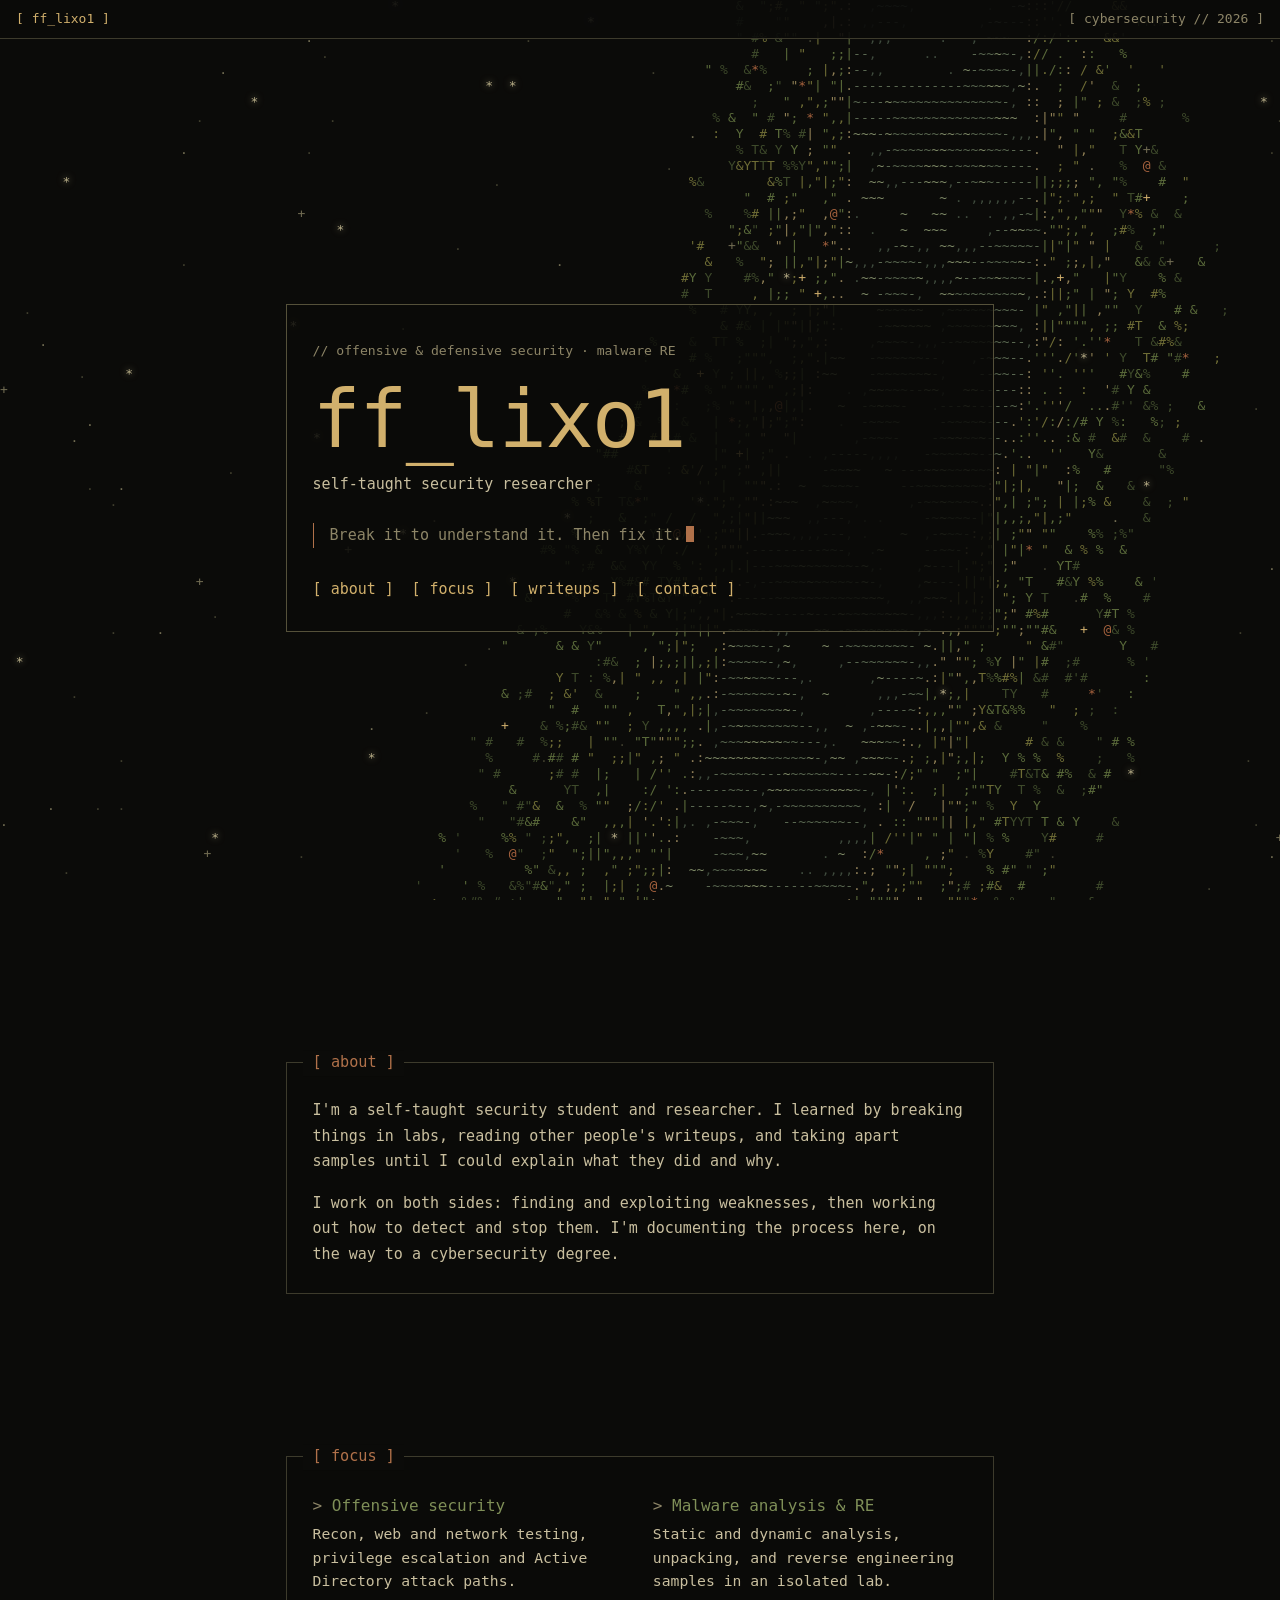
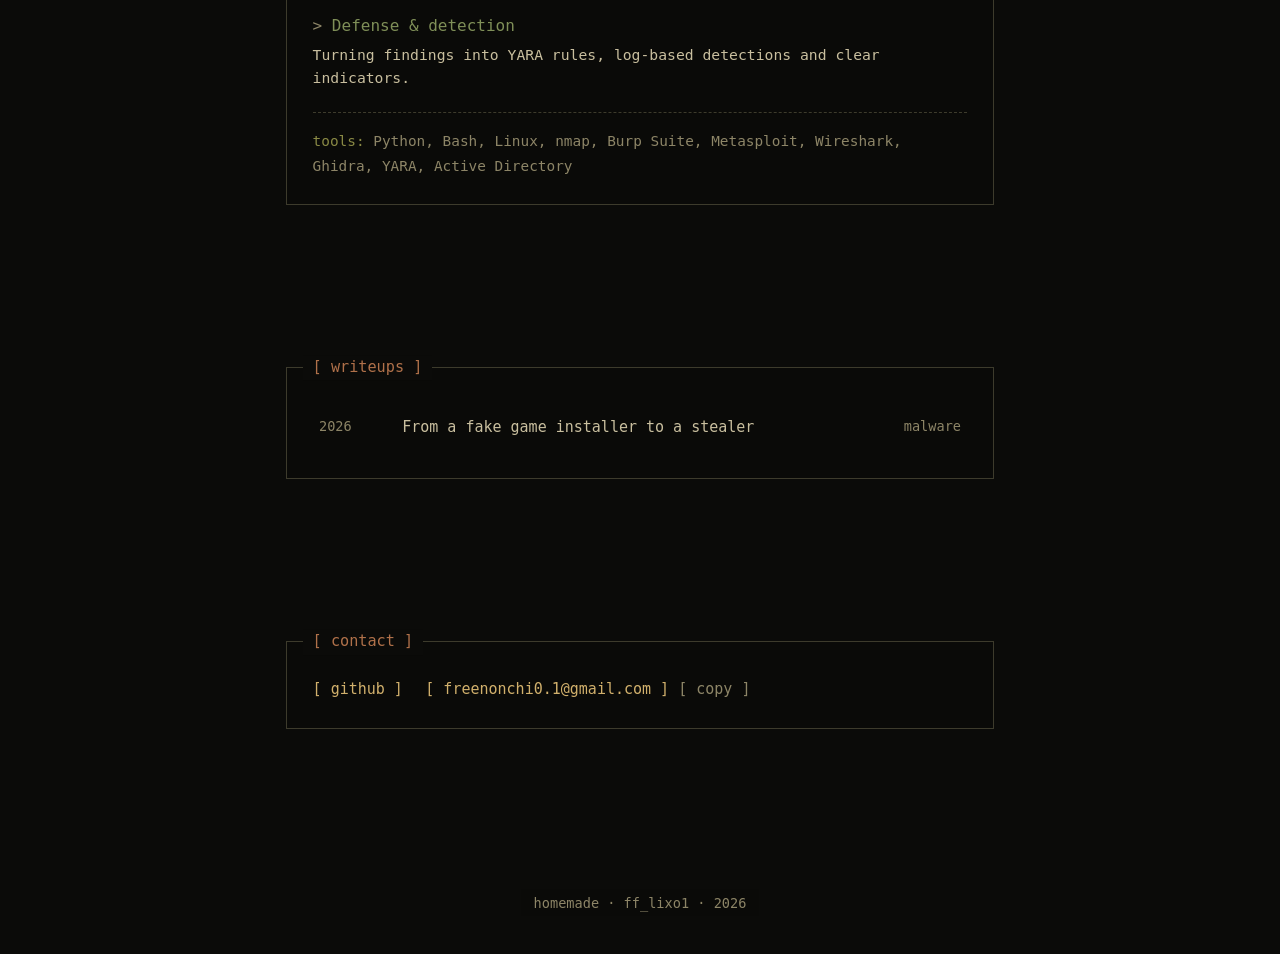
<file: index.html>
<!doctype html>
<html lang="en">
<head>
<meta charset="utf-8">
<meta name="viewport" content="width=device-width, initial-scale=1">
<title>ff_lixo1 · cybersecurity</title>
<meta name="description" content="Self-taught security researcher covering offensive and defensive security, and malware analysis.">
<meta name="theme-color" content="#0b0b09">
<meta property="og:type" content="website">
<meta property="og:title" content="ff_lixo1 · cybersecurity">
<meta property="og:description" content="Self-taught security researcher covering offensive and defensive security, and malware analysis.">
<link rel="icon" href="data:image/svg+xml,%3Csvg xmlns='http://www.w3.org/2000/svg' viewBox='0 0 32 32'%3E%3Crect width='32' height='32' fill='%230b0b09'/%3E%3Ctext x='16' y='22' font-family='monospace' font-size='17' text-anchor='middle' fill='%23d1b06c'%3Eff%3C/text%3E%3C/svg%3E">
<link rel="stylesheet" href="css/style.css">
</head>
<body id="top">
<a class="skip" href="#about">skip to content</a>
<canvas id="river" aria-hidden="true"></canvas>

<header class="bar">
  <a href="#top">[ ff_lixo1 ]</a>
  <span>[ cybersecurity // 2026 ]</span>
</header>

<main>
  <div class="wrap">

    <div class="hero">
      <div class="frame">
        <p class="kicker">// offensive &amp; defensive security · malware RE</p>
        <h1>ff_lixo1</h1>
        <p class="role">self-taught security researcher</p>
        <blockquote>Break it to understand it. Then fix it.<span class="cursor" aria-hidden="true"></span></blockquote>
        <nav aria-label="Sections">
          <ul>
            <li><a href="#about">[ about ]</a></li>
            <li><a href="#focus">[ focus ]</a></li>
            <li><a href="#writeups">[ writeups ]</a></li>
            <li><a href="#contact">[ contact ]</a></li>
          </ul>
        </nav>
      </div>
    </div>

    <section class="panel" id="about" aria-labelledby="h-about">
      <h2 id="h-about">[ about ]</h2>
      <p>I'm a self-taught security student and researcher. I learned by breaking things in labs, reading other people's writeups, and taking apart samples until I could explain what they did and why.</p>
      <p>I work on both sides: finding and exploiting weaknesses, then working out how to detect and stop them. I'm documenting the process here, on the way to a cybersecurity degree.</p>
    </section>

    <section class="panel" id="focus" aria-labelledby="h-focus">
      <h2 id="h-focus">[ focus ]</h2>
      <ul class="areas">
        <li><h3>Offensive security</h3><p>Recon, web and network testing, privilege escalation and Active Directory attack paths.</p></li>
        <li><h3>Malware analysis &amp; RE</h3><p>Static and dynamic analysis, unpacking, and reverse engineering samples in an isolated lab.</p></li>
        <li><h3>Defense &amp; detection</h3><p>Turning findings into YARA rules, log-based detections and clear indicators.</p></li>
      </ul>
      <p class="tools"><b>tools:</b> Python, Bash, Linux, nmap, Burp Suite, Metasploit, Wireshark, Ghidra, YARA, Active Directory</p>
    </section>

    <section class="panel writeups" id="writeups" aria-labelledby="h-writeups">
      <h2 id="h-writeups">[ writeups ]</h2>
      <ul class="rows">
        <li><a class="row" href="writeups/fake-installer-to-stealer.html"><span class="y meta">2026</span><span class="t">From a fake game installer to a stealer</span><span class="g meta">malware</span></a></li>
      </ul>
    </section>

    <section class="panel" id="contact" aria-labelledby="h-contact">
      <h2 id="h-contact">[ contact ]</h2>
      <ul class="links">
        <li><a href="https://github.com/freenonchi" rel="me noopener">[ github ]</a></li>
        <li><a href="mailto:freenonchi0.1@gmail.com">[ freenonchi0.1@gmail.com ]</a> <button type="button" class="copy" data-copy="freenonchi0.1@gmail.com" hidden>[ copy ]</button></li>
      </ul>
    </section>

  </div>
</main>

<footer>
  <span>homemade · ff_lixo1 · <time id="year">2026</time></span>
</footer>

<script src="js/river.js" defer></script>
<script src="js/smooth.js" defer></script>
<script>
(function () {
  var b = document.querySelector('[data-copy]');
  if (!b) return;
  b.hidden = false;
  b.addEventListener('click', function () {
    var v = b.getAttribute('data-copy');
    var done = function () {
      b.textContent = '[ copied ]';
      setTimeout(function () { b.textContent = '[ copy ]'; }, 1800);
    };
    var fallback = function () { window.prompt('Copy the address:', v); };
    if (navigator.clipboard && navigator.clipboard.writeText) navigator.clipboard.writeText(v).then(done, fallback);
    else fallback();
  });
})();
</script>
</body>
</html>
</file>
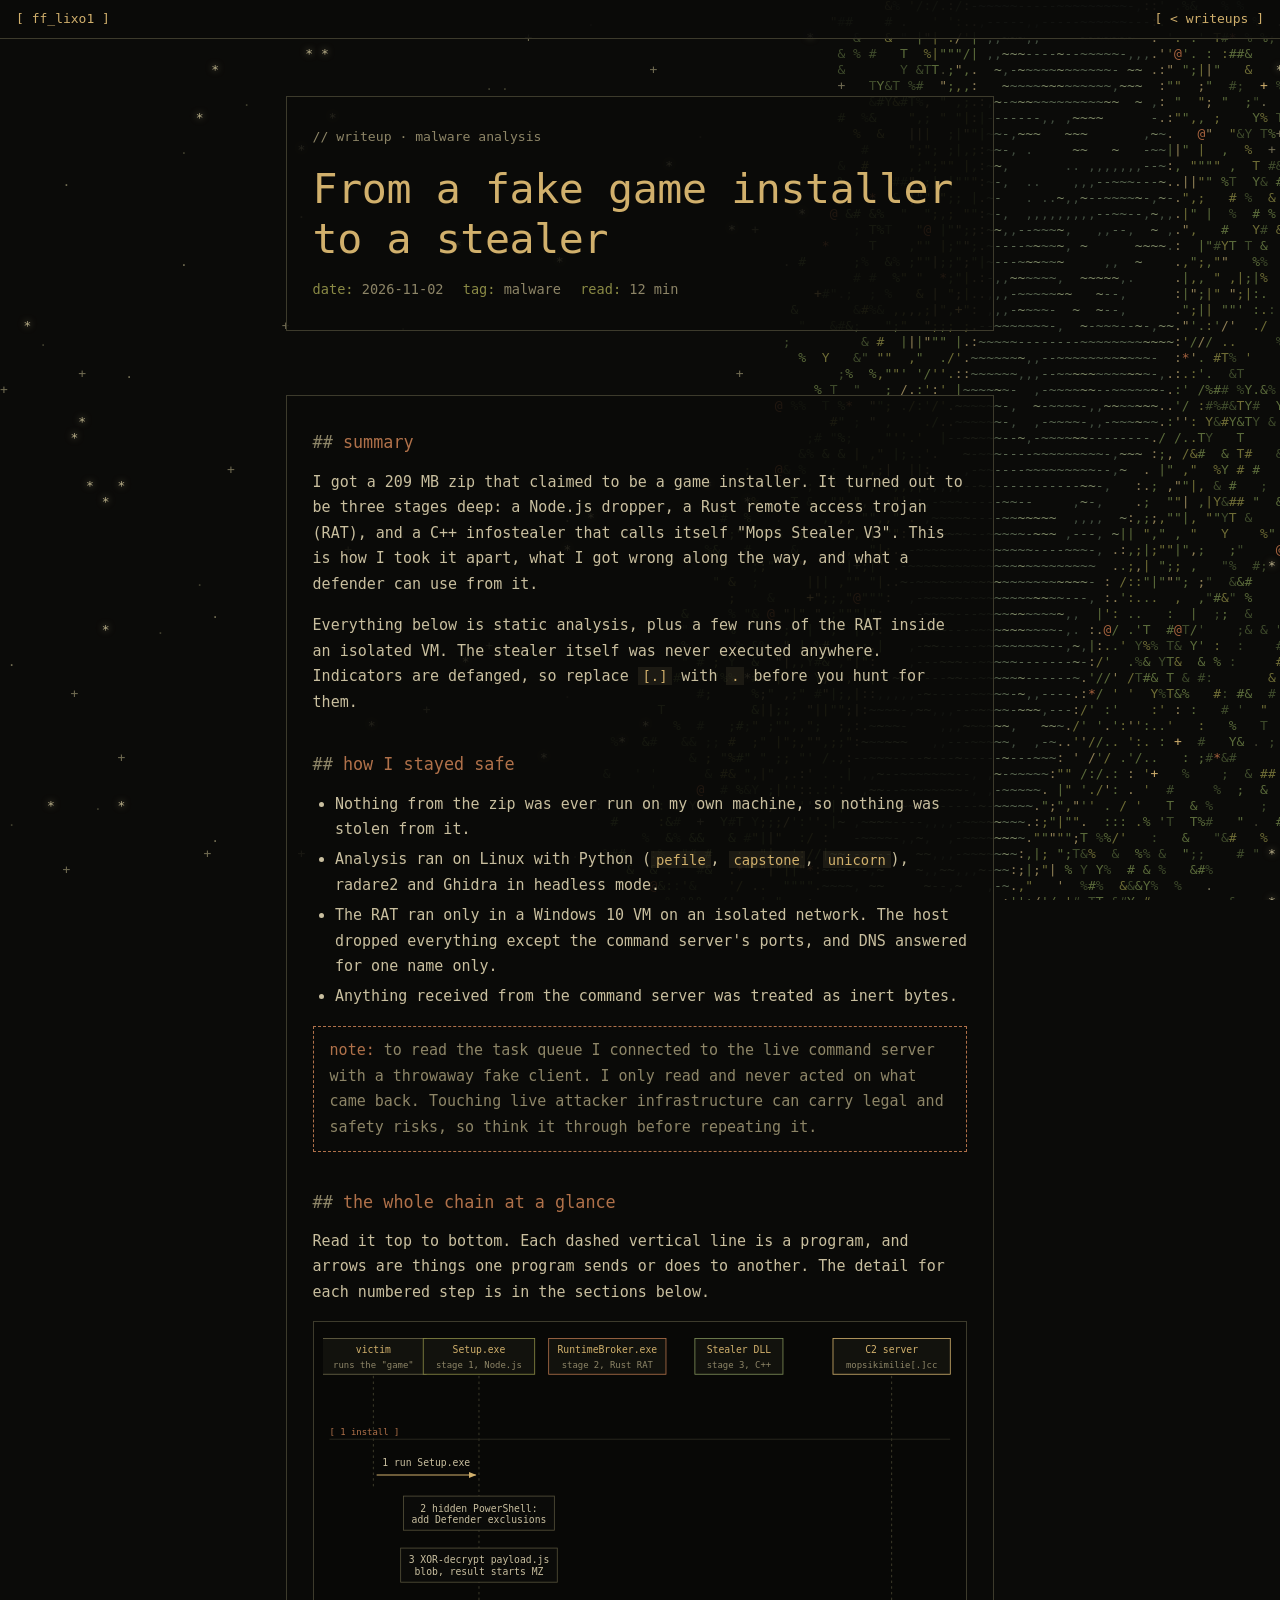
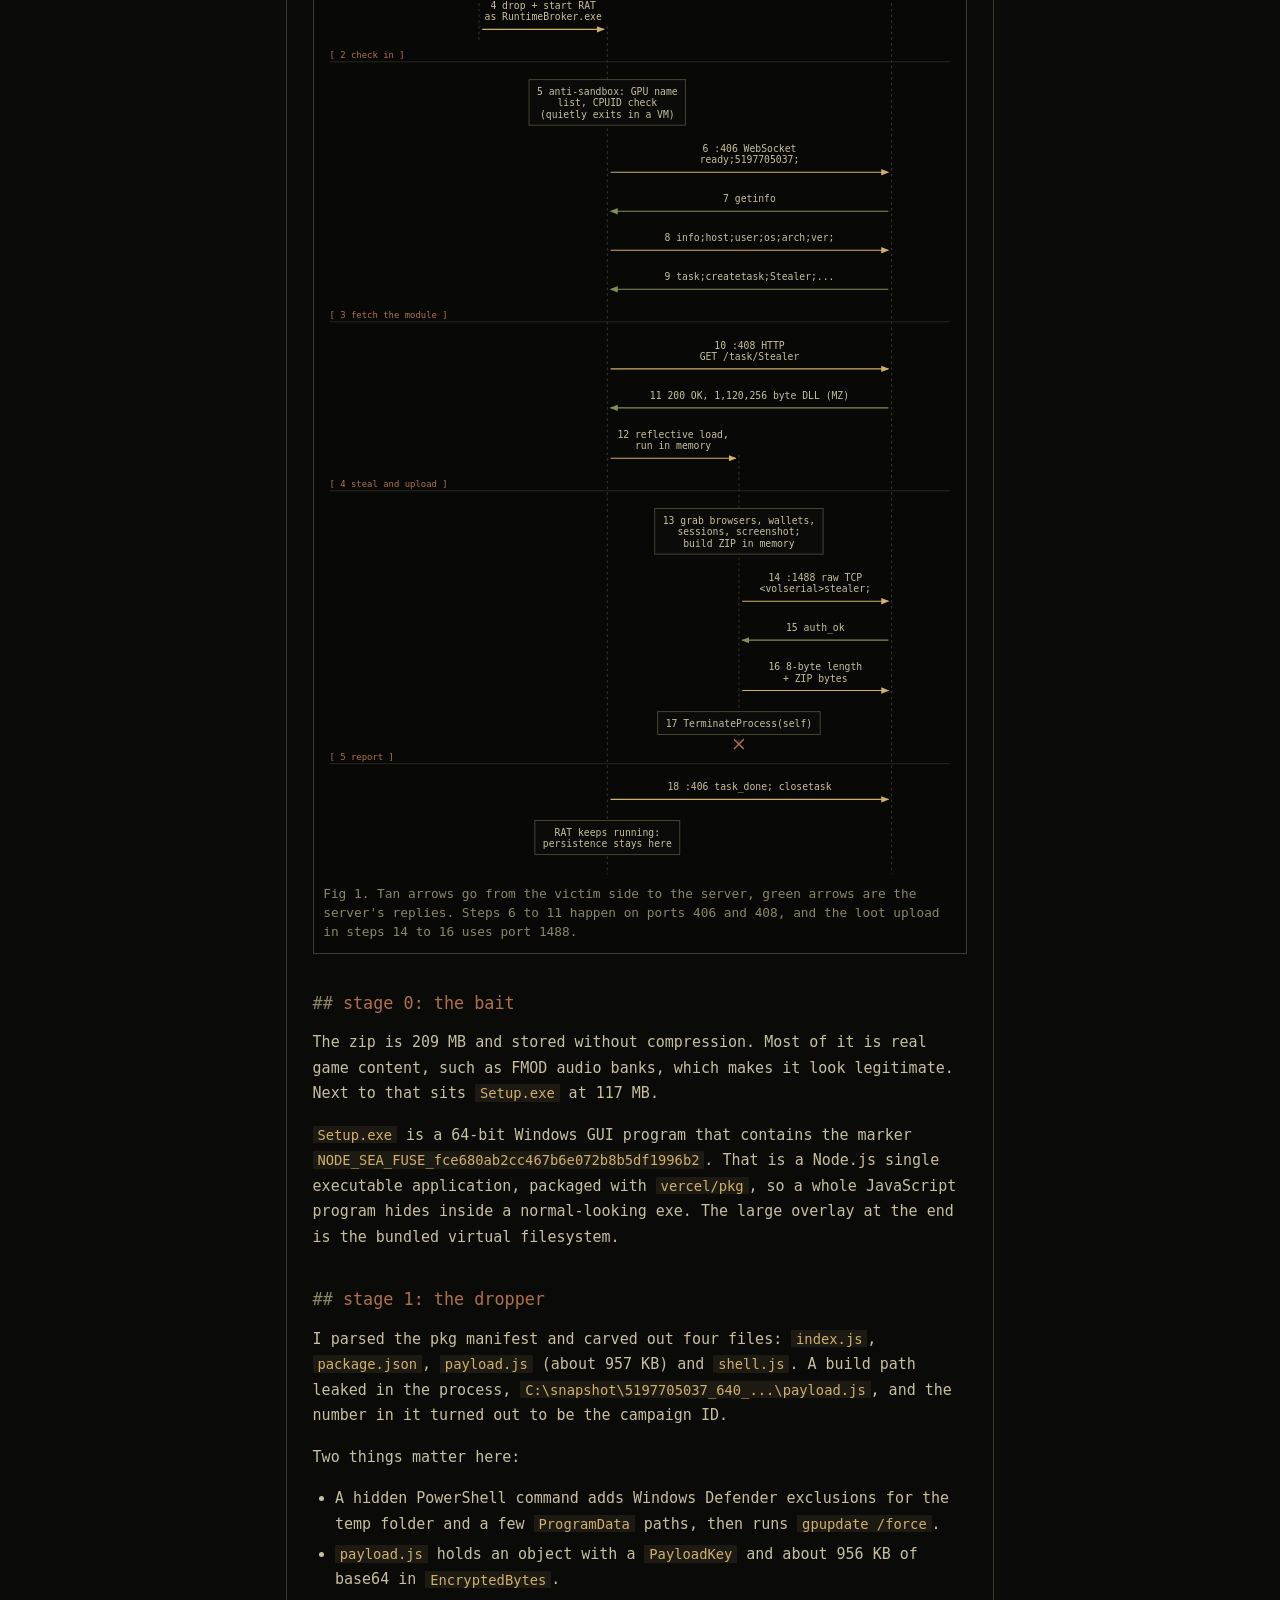
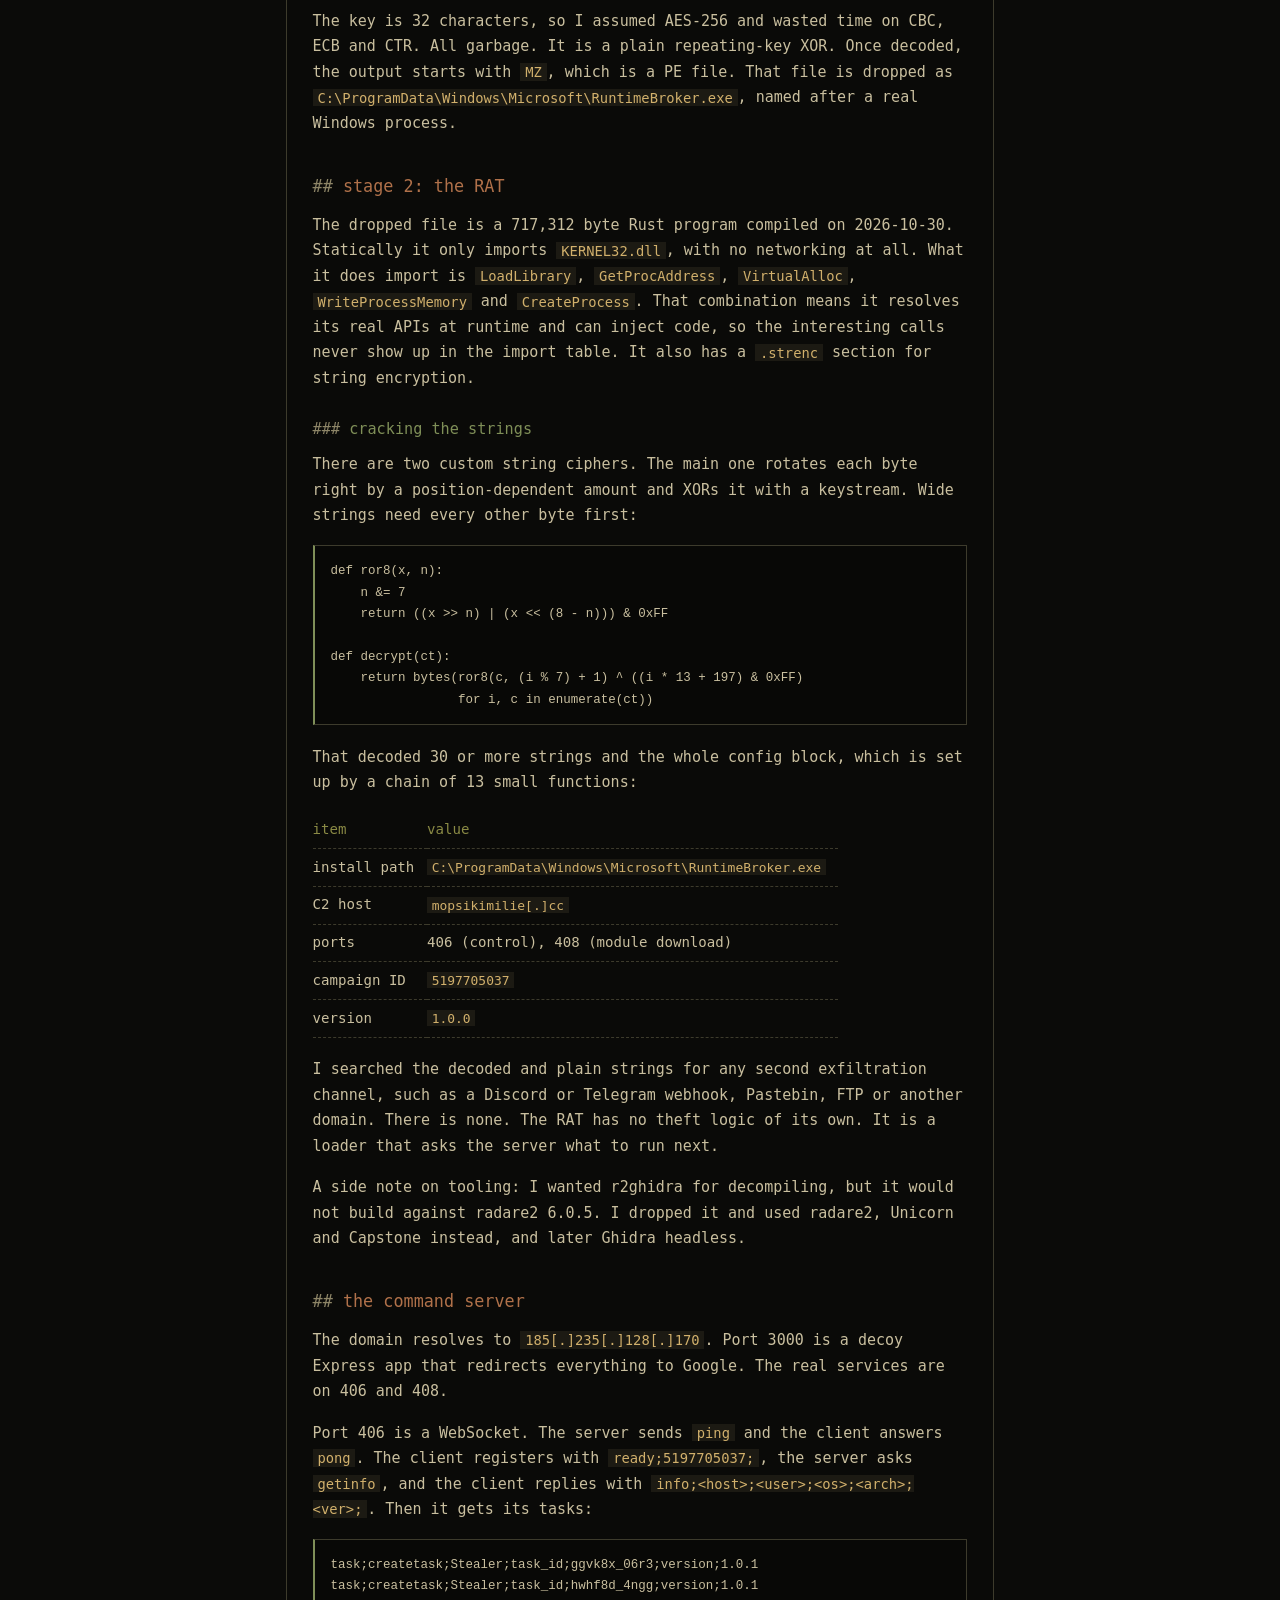
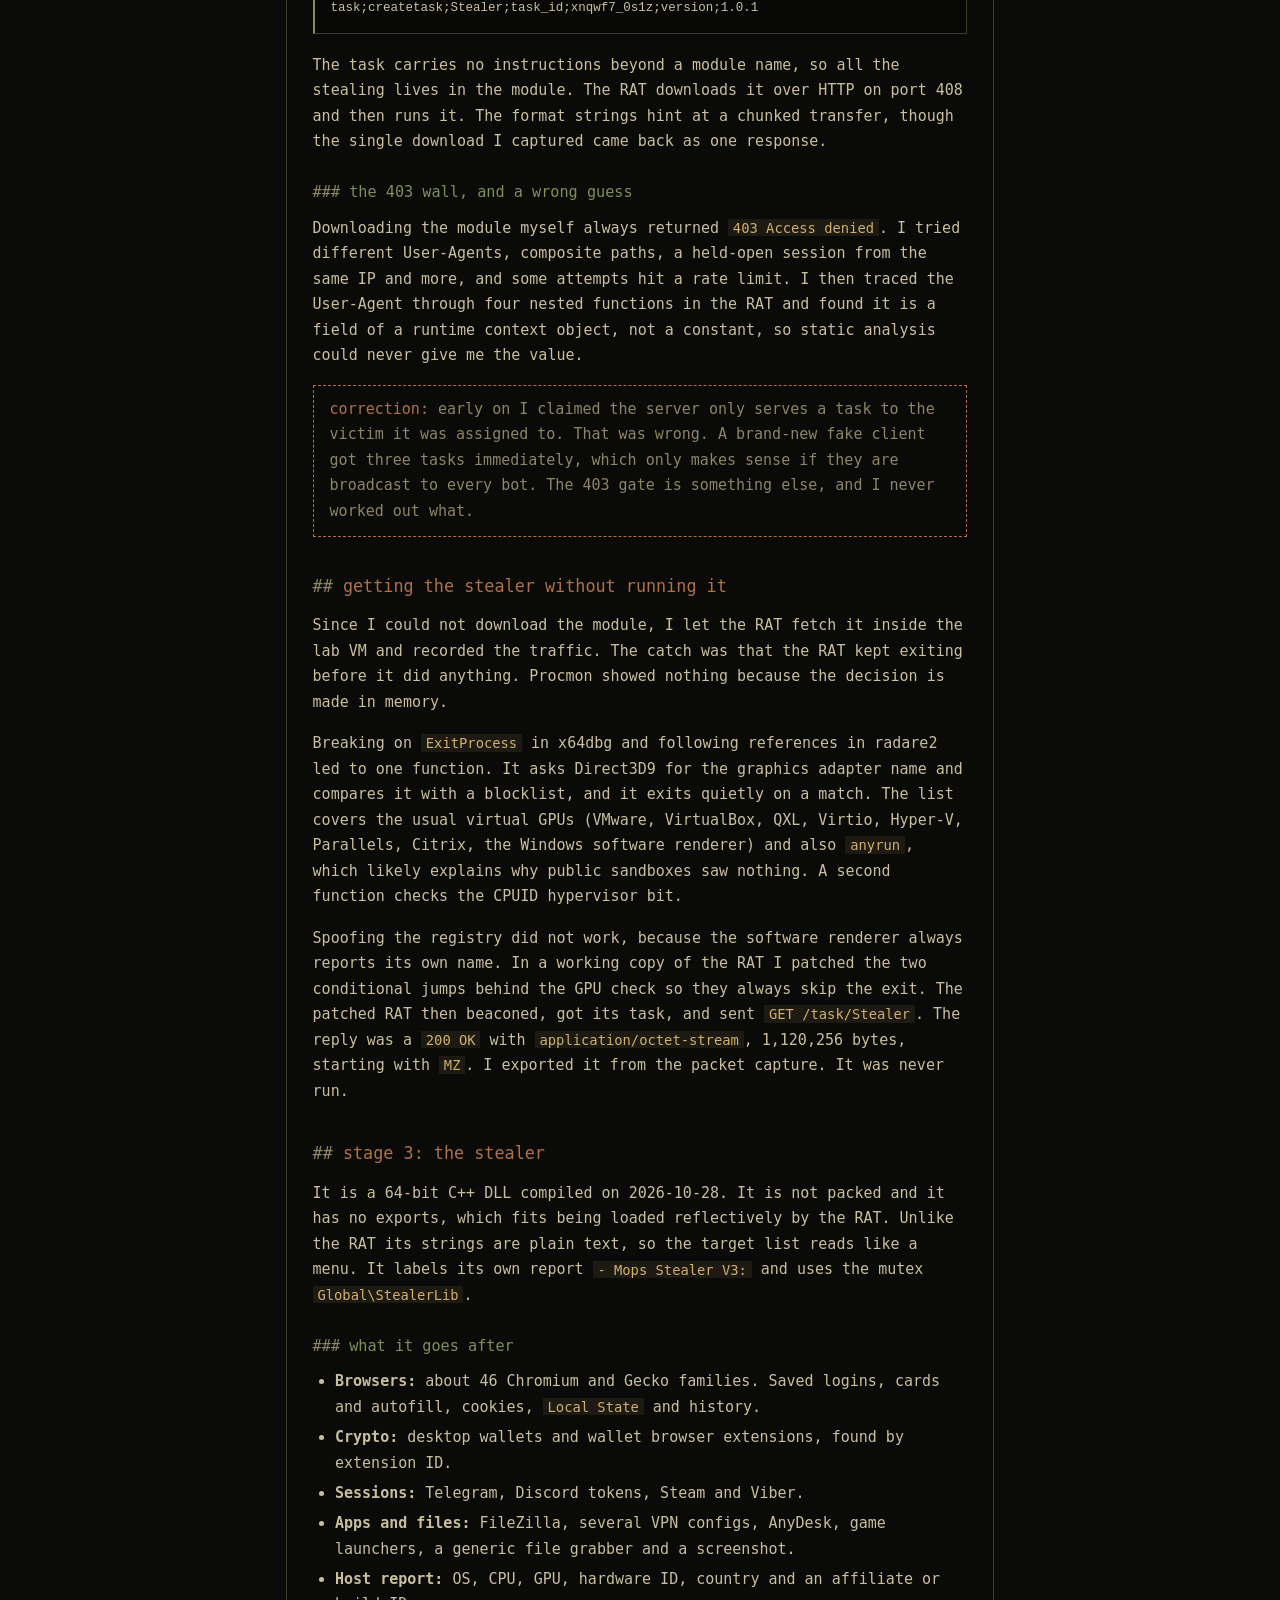
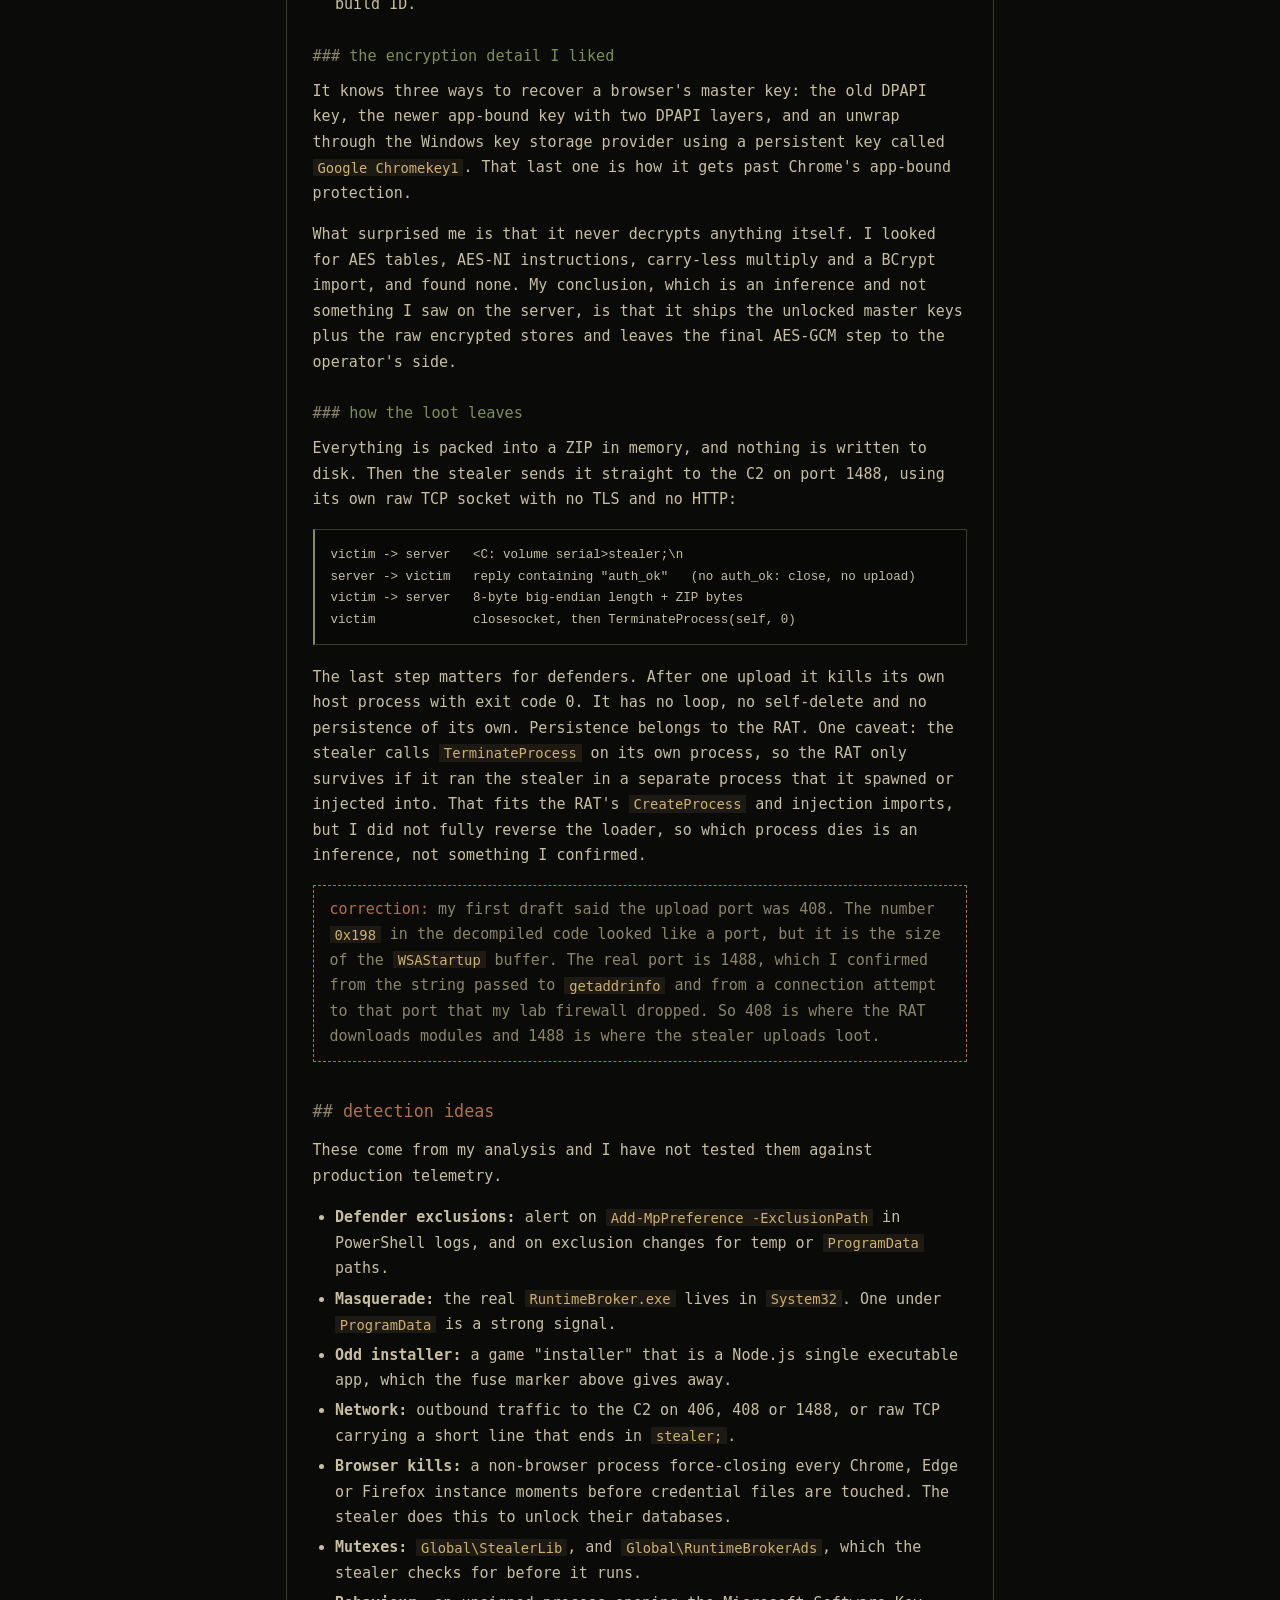
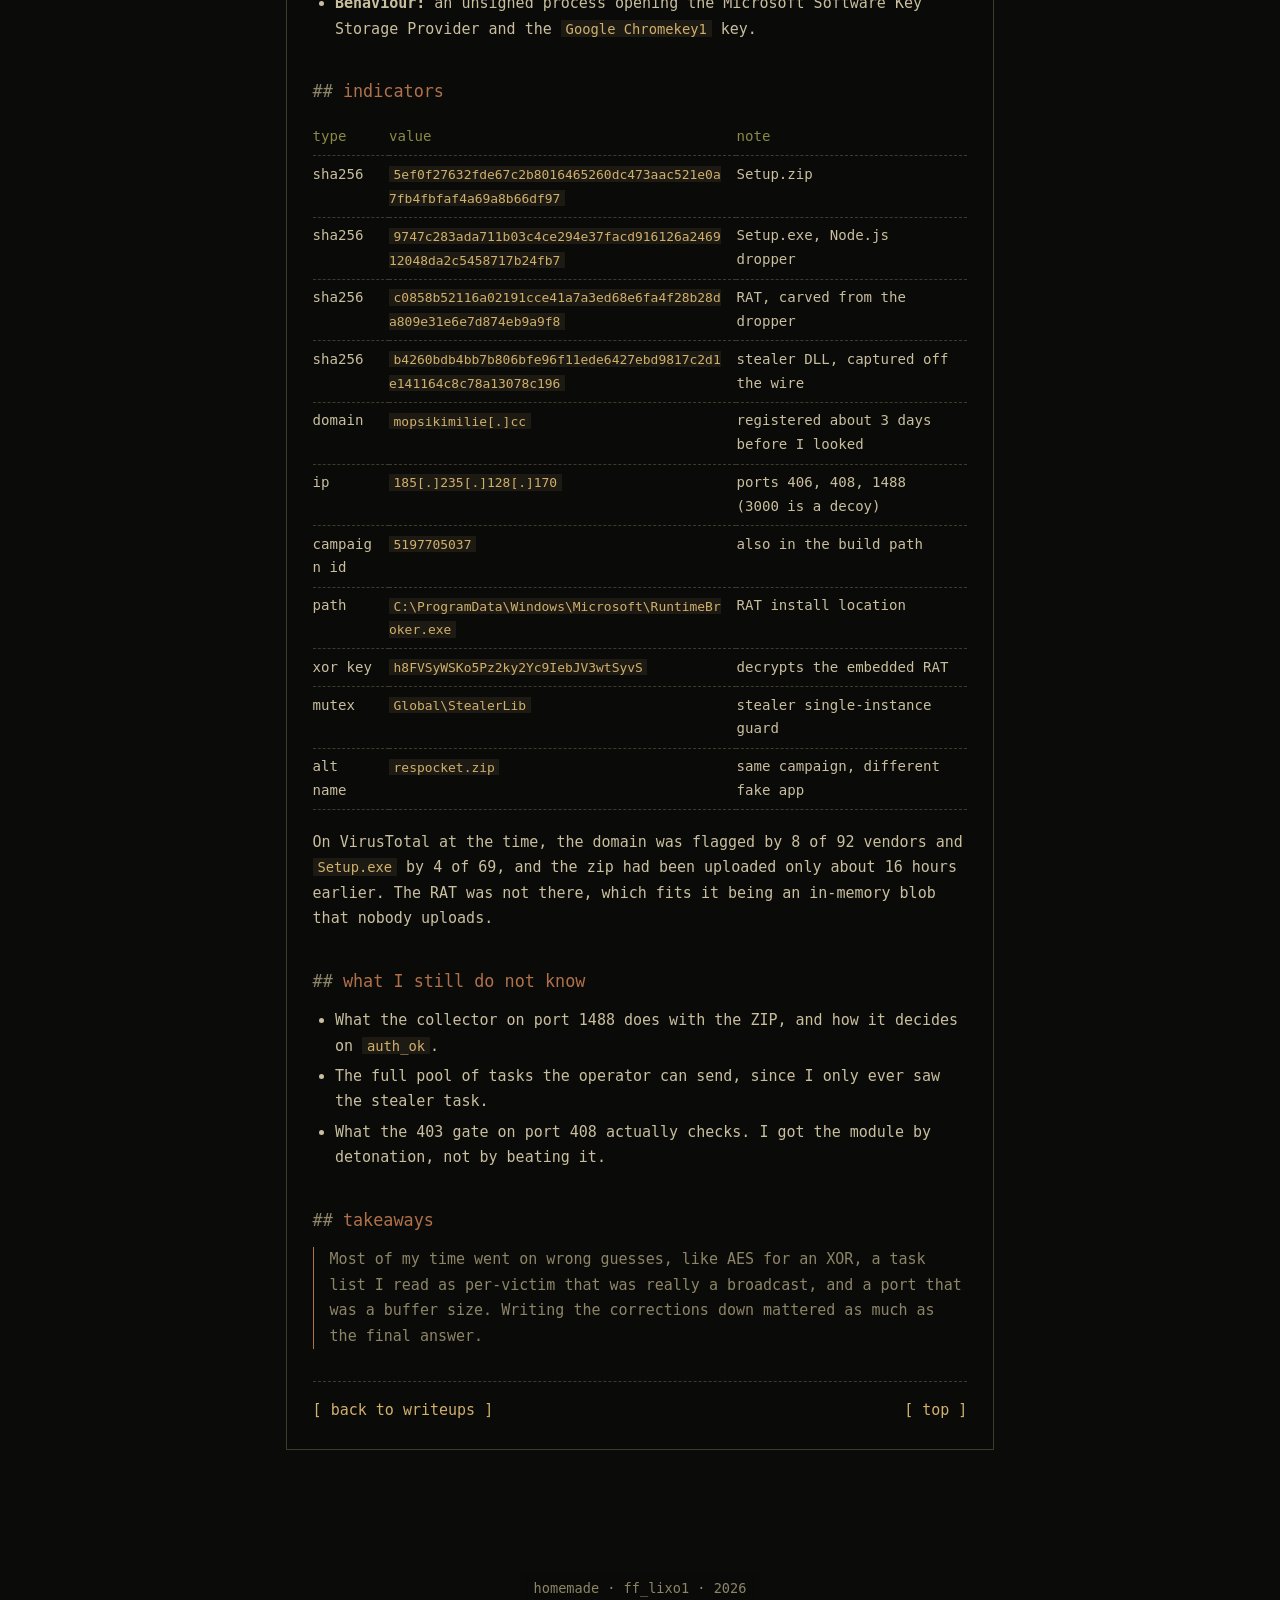
<file: writeups/fake-installer-to-stealer.html>
<!doctype html>
<html lang="en">
<head>
<meta charset="utf-8">
<meta name="viewport" content="width=device-width, initial-scale=1">
<title>From a fake game installer to a stealer · ff_lixo1</title>
<meta name="description" content="Teardown of a three-stage Windows campaign: a Node.js dropper, a Rust RAT and a C++ infostealer, with the C2 protocol, a sandbox-evasion check and detection ideas.">
<meta name="theme-color" content="#0b0b09">
<meta property="og:type" content="article">
<meta property="og:title" content="From a fake game installer to a stealer">
<meta property="og:description" content="Teardown of a three-stage Windows campaign: a Node.js dropper, a Rust RAT and a C++ infostealer, with the C2 protocol, a sandbox-evasion check and detection ideas.">
<link rel="icon" href="data:image/svg+xml,%3Csvg xmlns='http://www.w3.org/2000/svg' viewBox='0 0 32 32'%3E%3Crect width='32' height='32' fill='%230b0b09'/%3E%3Ctext x='16' y='22' font-family='monospace' font-size='17' text-anchor='middle' fill='%23d1b06c'%3Eff%3C/text%3E%3C/svg%3E">
<link rel="stylesheet" href="../css/style.css">
</head>
<body id="top" data-river="wide">
<a class="skip" href="#post">skip to article</a>
<canvas id="river" aria-hidden="true"></canvas>

<header class="bar">
  <a href="../index.html">[ ff_lixo1 ]</a>
  <a href="../index.html#writeups">[ &lt; writeups ]</a>
</header>

<main>
  <div class="wrap">

    <div class="page-head">
      <div class="frame">
        <p class="kicker">// writeup · malware analysis</p>
        <h1>From a fake game installer to a stealer</h1>
        <ul class="post-meta">
          <li><b>date:</b> <time datetime="2026-11-02">2026-11-02</time></li>
          <li><b>tag:</b> malware</li>
          <li><b>read:</b> 12 min</li>
        </ul>
      </div>
    </div>

    <article class="post" id="post">
      <h2>summary</h2>
      <p>I got a 209 MB zip that claimed to be a game installer. It turned out to be three stages deep: a Node.js dropper, a Rust remote access trojan (RAT), and a C++ infostealer that calls itself "Mops Stealer V3". This is how I took it apart, what I got wrong along the way, and what a defender can use from it.</p>
      <p>Everything below is static analysis, plus a few runs of the RAT inside an isolated VM. The stealer itself was never executed anywhere. Indicators are defanged, so replace <code>[.]</code> with <code>.</code> before you hunt for them.</p>

      <h2>how I stayed safe</h2>
      <ul>
        <li>Nothing from the zip was ever run on my own machine, so nothing was stolen from it.</li>
        <li>Analysis ran on Linux with Python (<code>pefile</code>, <code>capstone</code>, <code>unicorn</code>), radare2 and Ghidra in headless mode.</li>
        <li>The RAT ran only in a Windows 10 VM on an isolated network. The host dropped everything except the command server's ports, and DNS answered for one name only.</li>
        <li>Anything received from the command server was treated as inert bytes.</li>
      </ul>
      <div class="callout"><b>note:</b> to read the task queue I connected to the live command server with a throwaway fake client. I only read and never acted on what came back. Touching live attacker infrastructure can carry legal and safety risks, so think it through before repeating it.</div>

      <h2>the whole chain at a glance</h2>
      <p>Read it top to bottom. Each dashed vertical line is a program, and arrows are things one program sends or does to another. The detail for each numbered step is in the sections below.</p>
      <figure class="diagram">
<svg viewBox="0 0 780 1410" xmlns="http://www.w3.org/2000/svg" role="img" aria-labelledby="dg-t dg-d">
<title id="dg-t">Infection chain from Setup.exe to the stealer</title>
<desc id="dg-d">Sequence of the campaign. 1 the victim runs Setup.exe. 2 it runs hidden PowerShell to add Defender exclusions. 3 it XOR-decrypts an embedded PE. 4 it drops and starts that RAT as RuntimeBroker.exe. 5 the RAT checks for a sandbox and quietly exits in a VM. 6 to 9 the RAT registers on the command server over a WebSocket on port 406 and receives a task to run the Stealer module. 10 to 11 it downloads the roughly 1.1 MB stealer DLL over HTTP on port 408. 12 it loads the DLL reflectively in memory. 13 the stealer collects browser, wallet and session data into an in-memory ZIP. 14 to 16 it uploads the ZIP over raw TCP on port 1488 after an auth_ok reply. 17 it terminates its own host process, which is most likely a separate process the RAT injected. 18 the RAT reports the task done on port 406 and keeps running.</desc>
<defs><marker id="ah-out" viewBox="0 0 10 10" refX="9" refY="5" markerWidth="7" markerHeight="7" orient="auto"><path d="M0 1 L10 5 L0 9 z" class="dg-ah-out"/></marker><marker id="ah-in" viewBox="0 0 10 10" refX="9" refY="5" markerWidth="7" markerHeight="7" orient="auto"><path d="M0 1 L10 5 L0 9 z" class="dg-ah-in"/></marker></defs>
<rect x="-3.0" y="8" width="130.0" height="44" class="dg-head dg-ha"/>
<text x="62" y="26" text-anchor="middle" class="dg-hd">victim</text>
<text x="62" y="44" text-anchor="middle" class="dg-dim">runs the &quot;game&quot;</text>
<rect x="123.4" y="8" width="137.2" height="44" class="dg-head dg-hb"/>
<text x="192" y="26" text-anchor="middle" class="dg-hd">Setup.exe</text>
<text x="192" y="44" text-anchor="middle" class="dg-dim">stage 1, Node.js</text>
<rect x="277.8" y="8" width="144.4" height="44" class="dg-head dg-hc"/>
<text x="350" y="26" text-anchor="middle" class="dg-hd">RuntimeBroker.exe</text>
<text x="350" y="44" text-anchor="middle" class="dg-dim">stage 2, Rust RAT</text>
<rect x="457.8" y="8" width="108.4" height="44" class="dg-head dg-hd"/>
<text x="512" y="26" text-anchor="middle" class="dg-hd">Stealer DLL</text>
<text x="512" y="44" text-anchor="middle" class="dg-dim">stage 3, C++</text>
<rect x="627.8" y="8" width="144.4" height="44" class="dg-head dg-he"/>
<text x="700" y="26" text-anchor="middle" class="dg-hd">C2 server</text>
<text x="700" y="44" text-anchor="middle" class="dg-dim">mopsikimilie[.]cc</text>
<line x1="62" y1="54.0" x2="62" y2="190.0" class="dg-life"/>
<line x1="192" y1="54.0" x2="192" y2="380.0" class="dg-life"/>
<line x1="350" y1="362.0" x2="350" y2="1406.0" class="dg-life"/>
<line x1="512" y1="890.0" x2="512" y2="1246.0" class="dg-life"/>
<line x1="700" y1="54.0" x2="700" y2="1406.0" class="dg-life"/>
<line x1="8" y1="132" x2="772" y2="132" class="dg-phase"/>
<text x="8" y="127" class="dg-ph">[ 1 install ]</text>
<text x="127.0" y="165.0" text-anchor="middle" class="dg-t">1 run Setup.exe</text>
<line x1="66.0" y1="176.0" x2="188.0" y2="176.0" class="dg-out" marker-end="url(#ah-out)"/>
<rect x="99.2" y="202.0" width="185.6" height="42.0" class="dg-box"/>
<text x="192" y="221.0" text-anchor="middle" class="dg-t">2 hidden PowerShell:</text>
<text x="192" y="235.0" text-anchor="middle" class="dg-t">add Defender exclusions</text>
<rect x="95.6" y="266.0" width="192.8" height="42.0" class="dg-box"/>
<text x="192" y="285.0" text-anchor="middle" class="dg-t">3 XOR-decrypt payload.js</text>
<text x="192" y="299.0" text-anchor="middle" class="dg-t">blob, result starts MZ</text>
<text x="271.0" y="341.0" text-anchor="middle" class="dg-t">4 drop + start RAT</text>
<text x="271.0" y="355.0" text-anchor="middle" class="dg-t">as RuntimeBroker.exe</text>
<line x1="196.0" y1="366.0" x2="346.0" y2="366.0" class="dg-out" marker-end="url(#ah-out)"/>
<line x1="8" y1="406" x2="772" y2="406" class="dg-phase"/>
<text x="8" y="401" class="dg-ph">[ 2 check in ]</text>
<rect x="253.6" y="428.0" width="192.8" height="56.0" class="dg-box"/>
<text x="350" y="447.0" text-anchor="middle" class="dg-t">5 anti-sandbox: GPU name</text>
<text x="350" y="461.0" text-anchor="middle" class="dg-t">list, CPUID check</text>
<text x="350" y="475.0" text-anchor="middle" class="dg-t">(quietly exits in a VM)</text>
<text x="525.0" y="517.0" text-anchor="middle" class="dg-t">6 :406 WebSocket</text>
<text x="525.0" y="531.0" text-anchor="middle" class="dg-t">ready;5197705037;</text>
<line x1="354.0" y1="542.0" x2="696.0" y2="542.0" class="dg-out" marker-end="url(#ah-out)"/>
<text x="525.0" y="579.0" text-anchor="middle" class="dg-t">7 getinfo</text>
<line x1="696.0" y1="590.0" x2="354.0" y2="590.0" class="dg-in" marker-end="url(#ah-in)"/>
<text x="525.0" y="627.0" text-anchor="middle" class="dg-t">8 info;host;user;os;arch;ver;</text>
<line x1="354.0" y1="638.0" x2="696.0" y2="638.0" class="dg-out" marker-end="url(#ah-out)"/>
<text x="525.0" y="675.0" text-anchor="middle" class="dg-t">9 task;createtask;Stealer;...</text>
<line x1="696.0" y1="686.0" x2="354.0" y2="686.0" class="dg-in" marker-end="url(#ah-in)"/>
<line x1="8" y1="726" x2="772" y2="726" class="dg-phase"/>
<text x="8" y="721" class="dg-ph">[ 3 fetch the module ]</text>
<text x="525.0" y="759.0" text-anchor="middle" class="dg-t">10 :408 HTTP</text>
<text x="525.0" y="773.0" text-anchor="middle" class="dg-t">GET /task/Stealer</text>
<line x1="354.0" y1="784.0" x2="696.0" y2="784.0" class="dg-out" marker-end="url(#ah-out)"/>
<text x="525.0" y="821.0" text-anchor="middle" class="dg-t">11 200 OK, 1,120,256 byte DLL (MZ)</text>
<line x1="696.0" y1="832.0" x2="354.0" y2="832.0" class="dg-in" marker-end="url(#ah-in)"/>
<text x="431.0" y="869.0" text-anchor="middle" class="dg-t">12 reflective load,</text>
<text x="431.0" y="883.0" text-anchor="middle" class="dg-t">run in memory</text>
<line x1="354.0" y1="894.0" x2="508.0" y2="894.0" class="dg-out" marker-end="url(#ah-out)"/>
<line x1="8" y1="934" x2="772" y2="934" class="dg-phase"/>
<text x="8" y="929" class="dg-ph">[ 4 steal and upload ]</text>
<rect x="408.4" y="956.0" width="207.2" height="56.0" class="dg-box"/>
<text x="512" y="975.0" text-anchor="middle" class="dg-t">13 grab browsers, wallets,</text>
<text x="512" y="989.0" text-anchor="middle" class="dg-t">sessions, screenshot;</text>
<text x="512" y="1003.0" text-anchor="middle" class="dg-t">build ZIP in memory</text>
<text x="606.0" y="1045.0" text-anchor="middle" class="dg-t">14 :1488 raw TCP</text>
<text x="606.0" y="1059.0" text-anchor="middle" class="dg-t">&lt;volserial&gt;stealer;</text>
<line x1="516.0" y1="1070.0" x2="696.0" y2="1070.0" class="dg-out" marker-end="url(#ah-out)"/>
<text x="606.0" y="1107.0" text-anchor="middle" class="dg-t">15 auth_ok</text>
<line x1="696.0" y1="1118.0" x2="516.0" y2="1118.0" class="dg-in" marker-end="url(#ah-in)"/>
<text x="606.0" y="1155.0" text-anchor="middle" class="dg-t">16 8-byte length</text>
<text x="606.0" y="1169.0" text-anchor="middle" class="dg-t">+ ZIP bytes</text>
<line x1="516.0" y1="1180.0" x2="696.0" y2="1180.0" class="dg-out" marker-end="url(#ah-out)"/>
<rect x="412.0" y="1206.0" width="200.0" height="28.0" class="dg-box"/>
<text x="512" y="1225.0" text-anchor="middle" class="dg-t">17 TerminateProcess(self)</text>
<path d="M512 1246.0 l12 12 m0 -12 l-12 12" class="dg-x" transform="translate(-6 -6)"/>
<line x1="8" y1="1270" x2="772" y2="1270" class="dg-phase"/>
<text x="8" y="1265" class="dg-ph">[ 5 report ]</text>
<text x="525.0" y="1303.0" text-anchor="middle" class="dg-t">18 :406 task_done; closetask</text>
<line x1="354.0" y1="1314.0" x2="696.0" y2="1314.0" class="dg-out" marker-end="url(#ah-out)"/>
<rect x="260.8" y="1340.0" width="178.4" height="42.0" class="dg-box"/>
<text x="350" y="1359.0" text-anchor="middle" class="dg-t">RAT keeps running:</text>
<text x="350" y="1373.0" text-anchor="middle" class="dg-t">persistence stays here</text>
</svg>
        <figcaption>Fig 1. Tan arrows go from the victim side to the server, green arrows are the server's replies. Steps 6 to 11 happen on ports 406 and 408, and the loot upload in steps 14 to 16 uses port 1488.</figcaption>
      </figure>

      <h2>stage 0: the bait</h2>
      <p>The zip is 209 MB and stored without compression. Most of it is real game content, such as FMOD audio banks, which makes it look legitimate. Next to that sits <code>Setup.exe</code> at 117 MB.</p>
      <p><code>Setup.exe</code> is a 64-bit Windows GUI program that contains the marker <code>NODE_SEA_FUSE_fce680ab2cc467b6e072b8b5df1996b2</code>. That is a Node.js single executable application, packaged with <code>vercel/pkg</code>, so a whole JavaScript program hides inside a normal-looking exe. The large overlay at the end is the bundled virtual filesystem.</p>

      <h2>stage 1: the dropper</h2>
      <p>I parsed the pkg manifest and carved out four files: <code>index.js</code>, <code>package.json</code>, <code>payload.js</code> (about 957 KB) and <code>shell.js</code>. A build path leaked in the process, <code>C:\snapshot\5197705037_640_...\payload.js</code>, and the number in it turned out to be the campaign ID.</p>
      <p>Two things matter here:</p>
      <ul>
        <li>A hidden PowerShell command adds Windows Defender exclusions for the temp folder and a few <code>ProgramData</code> paths, then runs <code>gpupdate /force</code>.</li>
        <li><code>payload.js</code> holds an object with a <code>PayloadKey</code> and about 956 KB of base64 in <code>EncryptedBytes</code>.</li>
      </ul>
      <p>The key is 32 characters, so I assumed AES-256 and wasted time on CBC, ECB and CTR. All garbage. It is a plain repeating-key XOR. Once decoded, the output starts with <code>MZ</code>, which is a PE file. That file is dropped as <code>C:\ProgramData\Windows\Microsoft\RuntimeBroker.exe</code>, named after a real Windows process.</p>

      <h2>stage 2: the RAT</h2>
      <p>The dropped file is a 717,312 byte Rust program compiled on 2026-10-30. Statically it only imports <code>KERNEL32.dll</code>, with no networking at all. What it does import is <code>LoadLibrary</code>, <code>GetProcAddress</code>, <code>VirtualAlloc</code>, <code>WriteProcessMemory</code> and <code>CreateProcess</code>. That combination means it resolves its real APIs at runtime and can inject code, so the interesting calls never show up in the import table. It also has a <code>.strenc</code> section for string encryption.</p>
      <h3>cracking the strings</h3>
      <p>There are two custom string ciphers. The main one rotates each byte right by a position-dependent amount and XORs it with a keystream. Wide strings need every other byte first:</p>
<pre><code>def ror8(x, n):
    n &amp;= 7
    return ((x &gt;&gt; n) | (x &lt;&lt; (8 - n))) &amp; 0xFF

def decrypt(ct):
    return bytes(ror8(c, (i % 7) + 1) ^ ((i * 13 + 197) &amp; 0xFF)
                 for i, c in enumerate(ct))</code></pre>
      <p>That decoded 30 or more strings and the whole config block, which is set up by a chain of 13 small functions:</p>
      <table>
        <thead><tr><th>item</th><th>value</th></tr></thead>
        <tbody>
          <tr><td>install path</td><td><code>C:\ProgramData\Windows\Microsoft\RuntimeBroker.exe</code></td></tr>
          <tr><td>C2 host</td><td><code>mopsikimilie[.]cc</code></td></tr>
          <tr><td>ports</td><td>406 (control), 408 (module download)</td></tr>
          <tr><td>campaign ID</td><td><code>5197705037</code></td></tr>
          <tr><td>version</td><td><code>1.0.0</code></td></tr>
        </tbody>
      </table>
      <p>I searched the decoded and plain strings for any second exfiltration channel, such as a Discord or Telegram webhook, Pastebin, FTP or another domain. There is none. The RAT has no theft logic of its own. It is a loader that asks the server what to run next.</p>
      <p>A side note on tooling: I wanted r2ghidra for decompiling, but it would not build against radare2 6.0.5. I dropped it and used radare2, Unicorn and Capstone instead, and later Ghidra headless.</p>

      <h2>the command server</h2>
      <p>The domain resolves to <code>185[.]235[.]128[.]170</code>. Port 3000 is a decoy Express app that redirects everything to Google. The real services are on 406 and 408.</p>
      <p>Port 406 is a WebSocket. The server sends <code>ping</code> and the client answers <code>pong</code>. The client registers with <code>ready;5197705037;</code>, the server asks <code>getinfo</code>, and the client replies with <code>info;&lt;host&gt;;&lt;user&gt;;&lt;os&gt;;&lt;arch&gt;;&lt;ver&gt;;</code>. Then it gets its tasks:</p>
<pre><code>task;createtask;Stealer;task_id;ggvk8x_06r3;version;1.0.1
task;createtask;Stealer;task_id;hwhf8d_4ngg;version;1.0.1
task;createtask;Stealer;task_id;xnqwf7_0s1z;version;1.0.1</code></pre>
      <p>The task carries no instructions beyond a module name, so all the stealing lives in the module. The RAT downloads it over HTTP on port 408 and then runs it. The format strings hint at a chunked transfer, though the single download I captured came back as one response.</p>
      <h3>the 403 wall, and a wrong guess</h3>
      <p>Downloading the module myself always returned <code>403 Access denied</code>. I tried different User-Agents, composite paths, a held-open session from the same IP and more, and some attempts hit a rate limit. I then traced the User-Agent through four nested functions in the RAT and found it is a field of a runtime context object, not a constant, so static analysis could never give me the value.</p>
      <div class="callout"><b>correction:</b> early on I claimed the server only serves a task to the victim it was assigned to. That was wrong. A brand-new fake client got three tasks immediately, which only makes sense if they are broadcast to every bot. The 403 gate is something else, and I never worked out what.</div>

      <h2>getting the stealer without running it</h2>
      <p>Since I could not download the module, I let the RAT fetch it inside the lab VM and recorded the traffic. The catch was that the RAT kept exiting before it did anything. Procmon showed nothing because the decision is made in memory.</p>
      <p>Breaking on <code>ExitProcess</code> in x64dbg and following references in radare2 led to one function. It asks Direct3D9 for the graphics adapter name and compares it with a blocklist, and it exits quietly on a match. The list covers the usual virtual GPUs (VMware, VirtualBox, QXL, Virtio, Hyper-V, Parallels, Citrix, the Windows software renderer) and also <code>anyrun</code>, which likely explains why public sandboxes saw nothing. A second function checks the CPUID hypervisor bit.</p>
      <p>Spoofing the registry did not work, because the software renderer always reports its own name. In a working copy of the RAT I patched the two conditional jumps behind the GPU check so they always skip the exit. The patched RAT then beaconed, got its task, and sent <code>GET /task/Stealer</code>. The reply was a <code>200 OK</code> with <code>application/octet-stream</code>, 1,120,256 bytes, starting with <code>MZ</code>. I exported it from the packet capture. It was never run.</p>

      <h2>stage 3: the stealer</h2>
      <p>It is a 64-bit C++ DLL compiled on 2026-10-28. It is not packed and it has no exports, which fits being loaded reflectively by the RAT. Unlike the RAT its strings are plain text, so the target list reads like a menu. It labels its own report <code>- Mops Stealer V3:</code> and uses the mutex <code>Global\StealerLib</code>.</p>
      <h3>what it goes after</h3>
      <ul>
        <li><b>Browsers:</b> about 46 Chromium and Gecko families. Saved logins, cards and autofill, cookies, <code>Local State</code> and history.</li>
        <li><b>Crypto:</b> desktop wallets and wallet browser extensions, found by extension ID.</li>
        <li><b>Sessions:</b> Telegram, Discord tokens, Steam and Viber.</li>
        <li><b>Apps and files:</b> FileZilla, several VPN configs, AnyDesk, game launchers, a generic file grabber and a screenshot.</li>
        <li><b>Host report:</b> OS, CPU, GPU, hardware ID, country and an affiliate or build ID.</li>
      </ul>
      <h3>the encryption detail I liked</h3>
      <p>It knows three ways to recover a browser's master key: the old DPAPI key, the newer app-bound key with two DPAPI layers, and an unwrap through the Windows key storage provider using a persistent key called <code>Google Chromekey1</code>. That last one is how it gets past Chrome's app-bound protection.</p>
      <p>What surprised me is that it never decrypts anything itself. I looked for AES tables, AES-NI instructions, carry-less multiply and a BCrypt import, and found none. My conclusion, which is an inference and not something I saw on the server, is that it ships the unlocked master keys plus the raw encrypted stores and leaves the final AES-GCM step to the operator's side.</p>
      <h3>how the loot leaves</h3>
      <p>Everything is packed into a ZIP in memory, and nothing is written to disk. Then the stealer sends it straight to the C2 on port 1488, using its own raw TCP socket with no TLS and no HTTP:</p>
<pre><code>victim -> server   &lt;C: volume serial&gt;stealer;\n
server -> victim   reply containing "auth_ok"   (no auth_ok: close, no upload)
victim -> server   8-byte big-endian length + ZIP bytes
victim             closesocket, then TerminateProcess(self, 0)</code></pre>
      <p>The last step matters for defenders. After one upload it kills its own host process with exit code 0. It has no loop, no self-delete and no persistence of its own. Persistence belongs to the RAT. One caveat: the stealer calls <code>TerminateProcess</code> on its own process, so the RAT only survives if it ran the stealer in a separate process that it spawned or injected into. That fits the RAT's <code>CreateProcess</code> and injection imports, but I did not fully reverse the loader, so which process dies is an inference, not something I confirmed.</p>
      <div class="callout"><b>correction:</b> my first draft said the upload port was 408. The number <code>0x198</code> in the decompiled code looked like a port, but it is the size of the <code>WSAStartup</code> buffer. The real port is 1488, which I confirmed from the string passed to <code>getaddrinfo</code> and from a connection attempt to that port that my lab firewall dropped. So 408 is where the RAT downloads modules and 1488 is where the stealer uploads loot.</div>

      <h2>detection ideas</h2>
      <p>These come from my analysis and I have not tested them against production telemetry.</p>
      <ul>
        <li><b>Defender exclusions:</b> alert on <code>Add-MpPreference -ExclusionPath</code> in PowerShell logs, and on exclusion changes for temp or <code>ProgramData</code> paths.</li>
        <li><b>Masquerade:</b> the real <code>RuntimeBroker.exe</code> lives in <code>System32</code>. One under <code>ProgramData</code> is a strong signal.</li>
        <li><b>Odd installer:</b> a game "installer" that is a Node.js single executable app, which the fuse marker above gives away.</li>
        <li><b>Network:</b> outbound traffic to the C2 on 406, 408 or 1488, or raw TCP carrying a short line that ends in <code>stealer;</code>.</li>
        <li><b>Browser kills:</b> a non-browser process force-closing every Chrome, Edge or Firefox instance moments before credential files are touched. The stealer does this to unlock their databases.</li>
        <li><b>Mutexes:</b> <code>Global\StealerLib</code>, and <code>Global\RuntimeBrokerAds</code>, which the stealer checks for before it runs.</li>
        <li><b>Behaviour:</b> an unsigned process opening the Microsoft Software Key Storage Provider and the <code>Google Chromekey1</code> key.</li>
      </ul>

      <h2>indicators</h2>
      <table>
        <thead><tr><th>type</th><th>value</th><th>note</th></tr></thead>
        <tbody>
          <tr><td>sha256</td><td><code>5ef0f27632fde67c2b8016465260dc473aac521e0a7fb4fbfaf4a69a8b66df97</code></td><td>Setup.zip</td></tr>
          <tr><td>sha256</td><td><code>9747c283ada711b03c4ce294e37facd916126a246912048da2c5458717b24fb7</code></td><td>Setup.exe, Node.js dropper</td></tr>
          <tr><td>sha256</td><td><code>c0858b52116a02191cce41a7a3ed68e6fa4f28b28da809e31e6e7d874eb9a9f8</code></td><td>RAT, carved from the dropper</td></tr>
          <tr><td>sha256</td><td><code>b4260bdb4bb7b806bfe96f11ede6427ebd9817c2d1e141164c8c78a13078c196</code></td><td>stealer DLL, captured off the wire</td></tr>
          <tr><td>domain</td><td><code>mopsikimilie[.]cc</code></td><td>registered about 3 days before I looked</td></tr>
          <tr><td>ip</td><td><code>185[.]235[.]128[.]170</code></td><td>ports 406, 408, 1488 (3000 is a decoy)</td></tr>
          <tr><td>campaign id</td><td><code>5197705037</code></td><td>also in the build path</td></tr>
          <tr><td>path</td><td><code>C:\ProgramData\Windows\Microsoft\RuntimeBroker.exe</code></td><td>RAT install location</td></tr>
          <tr><td>xor key</td><td><code>h8FVSyWSKo5Pz2ky2Yc9IebJV3wtSyvS</code></td><td>decrypts the embedded RAT</td></tr>
          <tr><td>mutex</td><td><code>Global\StealerLib</code></td><td>stealer single-instance guard</td></tr>
          <tr><td>alt name</td><td><code>respocket.zip</code></td><td>same campaign, different fake app</td></tr>
        </tbody>
      </table>
      <p>On VirusTotal at the time, the domain was flagged by 8 of 92 vendors and <code>Setup.exe</code> by 4 of 69, and the zip had been uploaded only about 16 hours earlier. The RAT was not there, which fits it being an in-memory blob that nobody uploads.</p>

      <h2>what I still do not know</h2>
      <ul>
        <li>What the collector on port 1488 does with the ZIP, and how it decides on <code>auth_ok</code>.</li>
        <li>The full pool of tasks the operator can send, since I only ever saw the stealer task.</li>
        <li>What the 403 gate on port 408 actually checks. I got the module by detonation, not by beating it.</li>
      </ul>

      <h2>takeaways</h2>
      <blockquote>Most of my time went on wrong guesses, like AES for an XOR, a task list I read as per-victim that was really a broadcast, and a port that was a buffer size. Writing the corrections down mattered as much as the final answer.</blockquote>

      <div class="post-nav">
        <a href="../index.html#writeups">[ back to writeups ]</a>
        <a href="#top">[ top ]</a>
      </div>
    </article>

  </div>
</main>

<footer>
  <span>homemade · ff_lixo1 · <time id="year">2026</time></span>
</footer>

<script src="../js/river.js" defer></script>
<script src="../js/smooth.js" defer></script>
</body>
</html>
</file>
<file: css/style.css>
:root{
  --bg:#0b0b09;
  --panel:rgba(11,11,9,.86);
  --text:#c9bf9f;
  --dim:#8d8567;
  --line:#3d3b2c;
  --moss:#7f8f58;
  --olive:#8a8a45;
  --clay:#b0714a;
  --tan:#d1b06c;
  --mono:Consolas,"DejaVu Sans Mono","Liberation Mono",Menlo,"Courier New",monospace;
}
*{box-sizing:border-box}
html{scroll-behavior:smooth;-webkit-text-size-adjust:100%}
body{
  margin:0;background:var(--bg);color:var(--text);
  font-family:var(--mono);font-size:15px;line-height:1.7;
  overflow-x:hidden;overflow-wrap:anywhere;
}
#river{position:fixed;inset:0;width:100%;height:100%;z-index:0;pointer-events:none;display:block}
a{color:var(--tan);text-decoration:none}
a:hover{color:#ecd08f}
a:focus-visible,button:focus-visible{outline:2px solid var(--tan);outline-offset:3px}
.skip{position:absolute;left:-999px;top:0;z-index:20;background:var(--bg);padding:.5rem 1rem;border:1px solid var(--tan)}
.skip:focus{left:8px;top:8px}

.bar{
  position:fixed;top:0;left:0;right:0;z-index:10;
  display:flex;justify-content:space-between;gap:12px;
  padding:10px 16px;background:rgba(11,11,9,.9);
  border-bottom:1px solid var(--line);font-size:13px;line-height:1.4;
}
.bar span{color:var(--dim)}

main,footer{position:relative;z-index:1}
.wrap{max-width:740px;margin:0 auto;padding:0 16px}

.hero{min-height:100vh;display:flex;align-items:center;padding:84px 0 48px}
.frame{
  position:relative;width:100%;background:var(--panel);
  border:1px solid var(--line);padding:2.2rem 1.6rem 1.8rem;
}
.hero .frame{border-color:#55513a}
.kicker{margin:0 0 1rem;color:var(--dim);font-size:.82rem}
h1{
  margin:0;font-weight:400;color:var(--tan);
  font-size:clamp(2.6rem,11vw,5rem);line-height:1.05;letter-spacing:-.02em;
}
.role{margin:.6rem 0 1.6rem;color:var(--text)}
blockquote{margin:0 0 1.8rem;padding-left:1rem;border-left:1px solid var(--clay);color:var(--dim)}
.cursor{display:inline-block;width:.55em;height:1.05em;margin-left:.25em;vertical-align:-.15em;background:var(--clay);animation:blink 1.1s steps(1) infinite}
@keyframes blink{50%{opacity:0}}
nav ul{list-style:none;margin:0;padding:0;display:flex;flex-wrap:wrap;gap:.4rem 1.1rem}

section{margin:18vh 0}
section.panel{
  position:relative;background:var(--panel);border:1px solid var(--line);
  padding:2.2rem 1.6rem 1.6rem;scroll-margin-top:72px;
}
section.panel>h2{
  position:absolute;top:0;left:1rem;transform:translateY(-50%);
  margin:0;padding:0 .6rem;background:var(--bg);
  font-size:.95rem;font-weight:400;color:var(--clay);
}
p{margin:0 0 1rem}
p:last-child{margin-bottom:0}

.areas{display:grid;grid-template-columns:1fr 1fr;gap:1.2rem 1.6rem;margin:0 0 1.4rem;padding:0;list-style:none}
.areas li:last-child:nth-child(odd){grid-column:1/-1}
.areas h3{margin:0 0 .2rem;font-size:1rem;font-weight:400;color:var(--moss)}
.areas h3::before{content:"> ";color:var(--dim)}
.areas p{margin:0;color:var(--text);font-size:.92rem;line-height:1.6}
.tools{margin:0;padding-top:1rem;border-top:1px dashed var(--line);color:var(--dim);font-size:.9rem}
.tools b{font-weight:400;color:var(--olive)}

.rows{list-style:none;margin:0;padding:0}
.rows li{border-bottom:1px dashed var(--line)}
.rows li:last-child{border-bottom:0}
.rows .row{
  display:grid;gap:.2rem 1rem;padding:.75rem .4rem;color:var(--text);
  transition:background .15s,color .15s;
}
.rows a.row:hover{background:rgba(138,122,85,.12);color:var(--tan)}
.rows .meta{color:var(--dim);font-size:.85rem}
.writeups .row{grid-template-columns:4.2rem 1fr auto;grid-template-areas:"y t g"}
.writeups .y{grid-area:y}.writeups .t{grid-area:t}.writeups .g{grid-area:g}
.projects .row{grid-template-columns:1fr auto auto;grid-template-areas:"n g l"}
.projects .n{grid-area:n}.projects .g{grid-area:g}.projects .l{grid-area:l}

.copy{font:inherit;background:none;border:0;padding:0;color:var(--dim);cursor:pointer}
.copy:hover{color:var(--tan)}
.links{list-style:none;margin:0;padding:0;display:flex;flex-wrap:wrap;gap:.5rem 1.4rem}
footer{padding:0 16px 40px;text-align:center;color:var(--dim);font-size:.85rem}
footer span{background:var(--panel);padding:.35rem .8rem}

@media (max-width:600px){
  body{font-size:14px}
  .frame,section.panel{padding:2rem 1.1rem 1.3rem}
  .areas{grid-template-columns:1fr}
  .writeups .row{grid-template-columns:auto 1fr;grid-template-areas:"y g" "t t"}
  .writeups .g{justify-self:end}
  .projects .row{grid-template-columns:1fr auto;grid-template-areas:"n n" "g l"}
  .projects .l{justify-self:end}
  section{margin:14vh 0}
  .bar{font-size:11.5px;padding:9px 12px}
}
@media (prefers-reduced-motion:reduce){
  html{scroll-behavior:auto}
  .cursor{animation:none}
  *{transition:none!important}
}

.page-head{padding:96px 0 0}
.page-head .frame{padding-top:1.8rem}
.page-head h1{font-size:clamp(1.7rem,6vw,2.6rem);line-height:1.2;letter-spacing:-.01em}
.post-meta{display:flex;flex-wrap:wrap;gap:.2rem 1.2rem;margin:.9rem 0 0;padding:0;list-style:none;color:var(--dim);font-size:.85rem}
.post-meta b{font-weight:400;color:var(--olive)}
article.post{
  position:relative;margin:4rem 0 14vh;background:var(--panel);
  border:1px solid var(--line);padding:2rem 1.6rem 1.6rem;
}
article.post h2{margin:2.2rem 0 .8rem;font-size:1.05rem;font-weight:400;color:var(--clay)}
article.post h2:first-child{margin-top:0}
article.post h2::before{content:"## ";color:var(--dim)}
article.post h3{margin:1.6rem 0 .6rem;font-size:.95rem;font-weight:400;color:var(--moss)}
article.post h3::before{content:"### ";color:var(--dim)}
article.post ul,article.post ol{margin:0 0 1rem;padding-left:1.4rem}
article.post li{margin-bottom:.3rem}
article.post code{background:rgba(138,122,85,.14);padding:.05em .35em;color:var(--tan);font-family:inherit;font-size:.92em}
article.post pre{
  margin:0 0 1.2rem;padding:.9rem 1rem;overflow-x:auto;
  background:#080806;border:1px solid var(--line);border-left:2px solid var(--moss);
  font-size:.85rem;line-height:1.55;
}
article.post pre code{background:none;padding:0;color:var(--text)}
article.post blockquote{margin:0 0 1rem}
article.post table{width:100%;border-collapse:collapse;margin:0 0 1.2rem;font-size:.88rem;display:block;overflow-x:auto}
article.post th,article.post td{padding:.4rem .8rem .4rem 0;border-bottom:1px dashed var(--line);text-align:left;vertical-align:top}
article.post th{font-weight:400;color:var(--olive)}
.callout{margin:0 0 1rem;padding:.7rem 1rem;border:1px dashed var(--clay);color:var(--dim)}
.callout b{font-weight:400;color:var(--clay)}
.post-nav{display:flex;justify-content:space-between;gap:1rem;flex-wrap:wrap;margin-top:2rem;padding-top:1rem;border-top:1px dashed var(--line)}
@media (max-width:600px){article.post{padding:1.5rem 1.1rem 1.3rem}}

.diagram{margin:0 0 1.6rem;border:1px solid var(--line);background:#080806;padding:.6rem .6rem .2rem;overflow-x:auto;scrollbar-color:#55513a #0b0b09;scrollbar-width:thin}
.diagram svg{display:block;min-width:600px;width:100%;height:auto;font-family:var(--mono);font-size:12px}
.diagram figcaption{position:sticky;left:0;margin:.4rem 0 .5rem;color:var(--dim);font-size:.8rem;line-height:1.5}
.dg-life{stroke:#4a4733;stroke-width:1;stroke-dasharray:3 4}
.dg-phase{stroke:#2f2e22;stroke-width:1}
.dg-ph{fill:var(--clay);font-size:11px}
.dg-head{fill:#12120d;stroke-width:1}
.dg-ha{stroke:#6b6648}.dg-hb{stroke:#8a8a45}.dg-hc{stroke:#b0714a}.dg-hd{stroke:#7f8f58}.dg-he{stroke:#d1b06c}
text.dg-hd{fill:var(--tan);stroke:none}
.dg-dim{fill:var(--dim);font-size:11px}
.dg-t{fill:var(--text)}
.dg-box{fill:#0b0b09;stroke:#55513a;stroke-width:1}
.dg-out{stroke:var(--tan);stroke-width:1.4;fill:none}
.dg-in{stroke:var(--moss);stroke-width:1.4;fill:none}
.dg-ah-out{fill:var(--tan)}.dg-ah-in{fill:var(--moss)}
.dg-x{stroke:var(--clay);stroke-width:1.8;fill:none}
</file>
